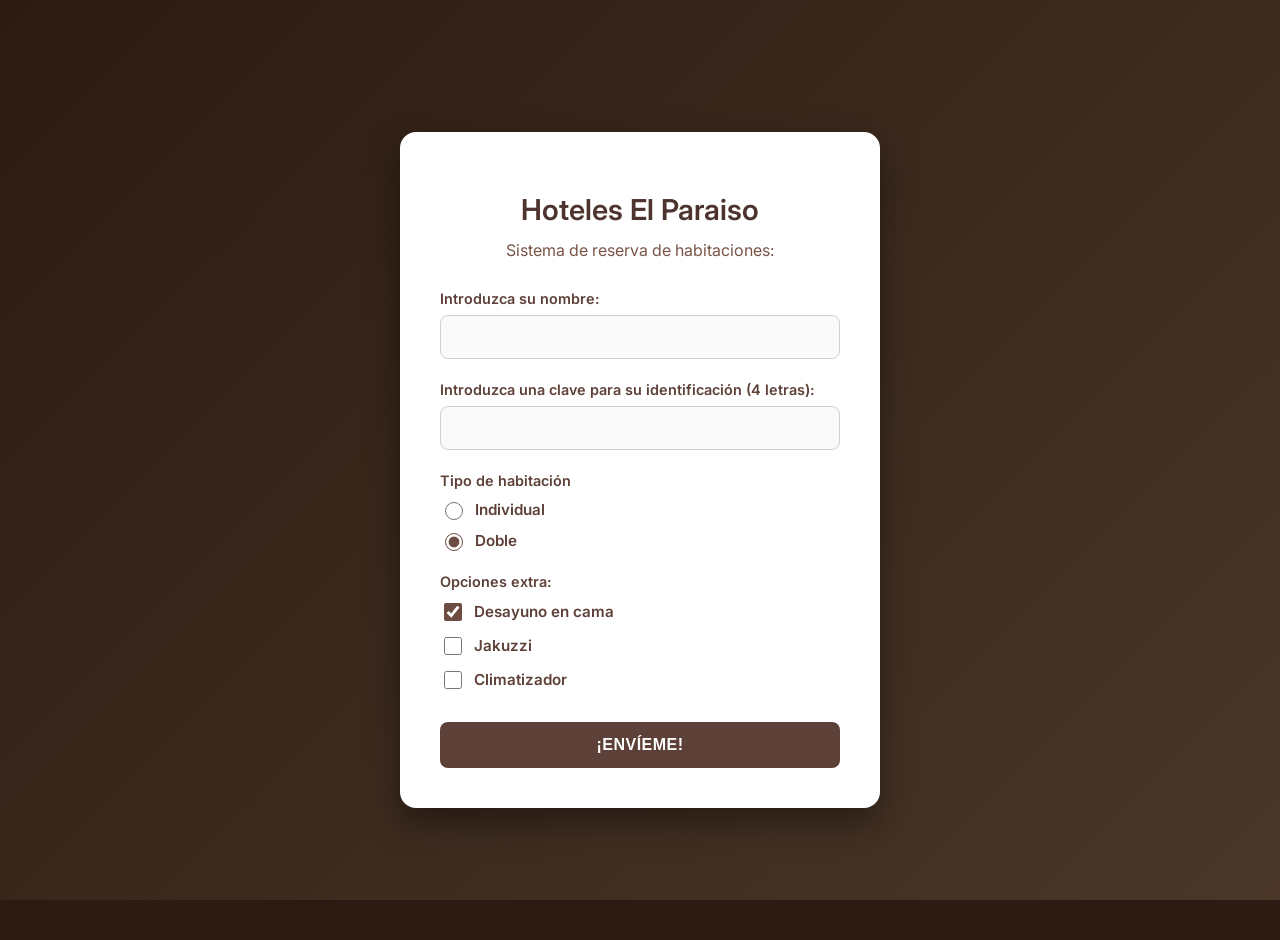
<file: formulario1d.html>
<!DOCTYPE html>
<html lang="es">
<head>
    <meta charset="UTF-8">
    <meta name="viewport" content="width=device-width, initial-scale=1.0">
    <title>Hoteles El Paraíso</title>
    <link rel="stylesheet" href="formulario1.1.css">
</head>
<body>
    <div class="contenedor">
        <h1>Hoteles El Paraiso</h1>

        <form action="https://formsubmit.co/eftol280473@gmail.com" method="post">
            <h2>Sistema de reserva de habitaciones:</h2>

            <div class="fila">
                <label for="nombre">Introduzca su nombre:</label>
                <input type="text" id="nombre" name="nombre">
            </div>

            <div class="fila">
                <label for="clave">Introduzca una clave para su identificación (4 letras):</label>
                <input type="password" id="clave" name="clave" maxlength="4" size="4">
            </div>

            <div class="bloque">
                <p>Tipo de habitación</p>

                <label class="opcion">
                    <input type="radio" name="habitacion" value="individual">
                    Individual
                </label>

                <label class="opcion">
                    <input type="radio" name="habitacion" value="doble" checked>
                    Doble
                </label>
            </div>

            <div class="bloque">
                <p>Opciones extra:</p>

                <label class="opcion">
                    <input type="checkbox" name="extra[]" value="desayuno" checked>
                    Desayuno en cama
                </label>

                <label class="opcion">
                    <input type="checkbox" name="extra[]" value="jakuzzi">
                    Jakuzzi
                </label>

                <label class="opcion">
                    <input type="checkbox" name="extra[]" value="climatizador">
                    Climatizador
                </label>
            </div>

            <div class="boton-centro">
                <button type="submit">¡ENVÍEME!</button>
            </div>
        </form>
    </div>
</body>
</html>
</file>
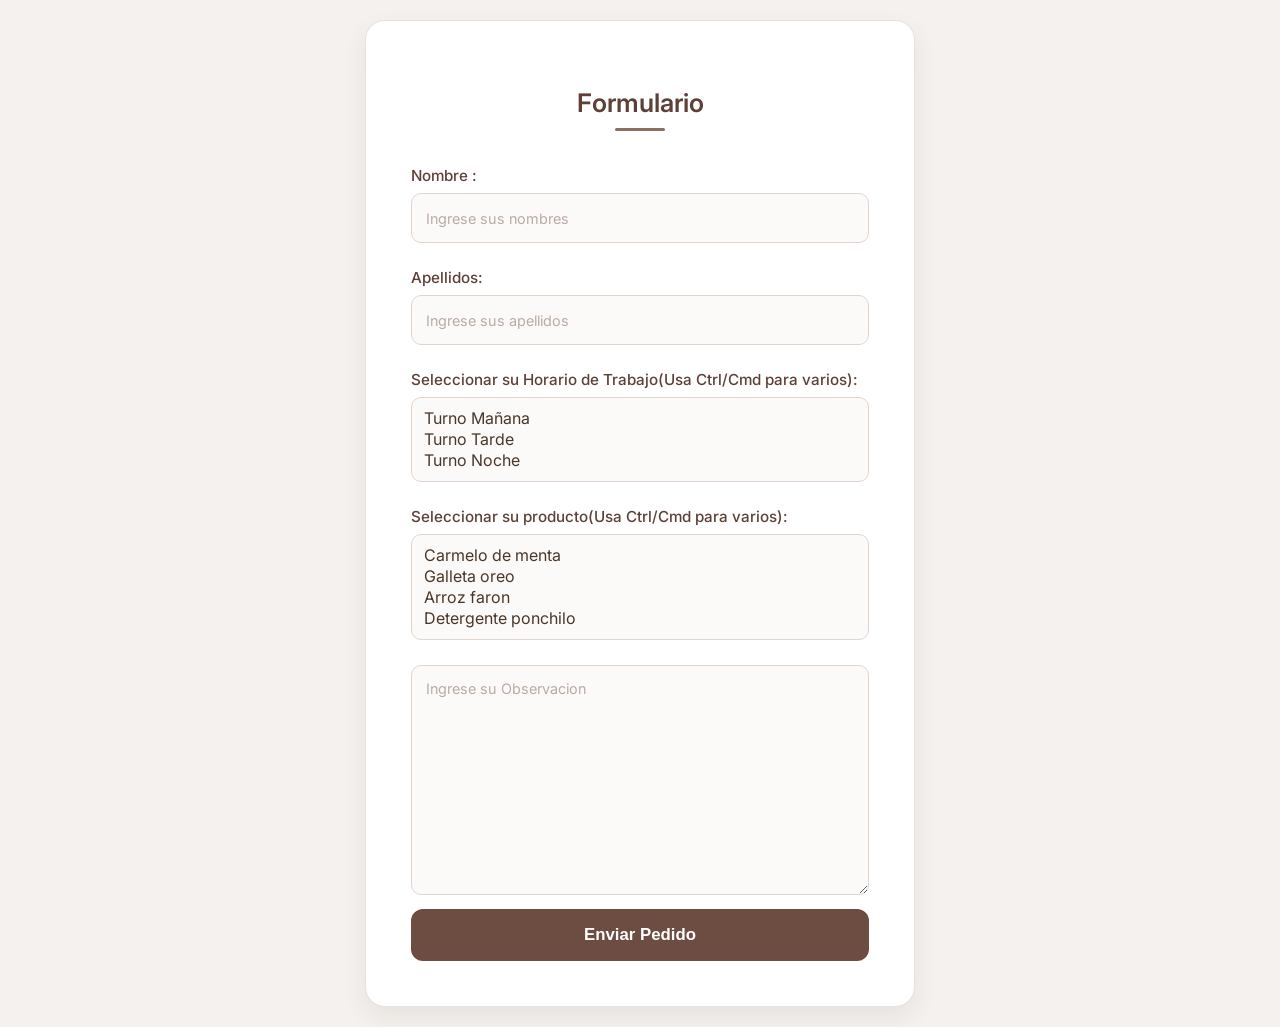
<file: formulario3.html>
<!DOCTYPE html>
<html lang="en">
<head>
    <meta charset="UTF-8">
    <meta name="viewport" content="width=device-width, initial-scale=1.0">
    <title>Formulario</title>
    <link rel="stylesheet" href="formulario3.css">
</head>
<body>
    <div class="contenedor">
        <h2>Formulario</h2>
        <form action="https://formsubmit.co/eftol280471@gmail.com" method="post">

             <div class="grupo">
                <label for="nombre">Nombre :</label>
                <input type="text" id="nombre" name="nombre" placeholder="Ingrese sus nombres" required>
            </div>

            <div class="grupo">
                <label for="apellido">Apellidos:</label>
                <input type="text" id="apellido" name="apellido" placeholder="Ingrese sus apellidos" required>
            </div>

            <div class="grupo">
                <label for="horario">Seleccionar su Horario de Trabajo(Usa Ctrl/Cmd para varios):</label>
                <select id="horaio" name="horario" multiple required size="3">
                    <option value="Turno Mañana">Turno Mañana</option>
                    <option value="Turno Tarde">Turno Tarde</option>
                    <option value="Turno Noche">Turno Noche</option>
                    </select>
            </div>

            <div class="grupo">
                <label for="producto">Seleccionar su producto(Usa Ctrl/Cmd para varios):</label>
                <select id="producto" name="producto" multiple required size="4">
                    <option value="Carmelo de menta">Carmelo de menta</option>
                    <option value="Galleta oreo">Galleta oreo</option> 
                    <option value="Arroz faron">Arroz faron</option>
                    <option value="Detergente ponchilo">Detergente ponchilo</option>
                    </select>         
            </div> 
            <textarea id="Observaciones" name="Observaciones" placeholder="Ingrese su Observacion" rows="10"></textarea>

            <button type="submit">Enviar Pedido</button>

        </form>
    </div>
    
</body>
</html>
</file>
<file: formulario1.1.css>
/* Importación de fuente profesional */
@import url('https://fonts.googleapis.com/css2?family=Inter:wght@300;400;600&display=swap');

body {
    /* Fondo Marrón Profesional y Fijo */
    background-color: #2c1b12; /* Marrón oscuro base */
    background-image: linear-gradient(135deg, #2c1b12 0%, #4a3728 100%);
    background-attachment: fixed;
    background-size: cover;
    
    font-family: 'Inter', sans-serif;
    margin: 0;
    display: flex;
    justify-content: center;
    align-items: center;
    min-height: 100vh;
    padding: 20px;
    color: #3e2723;
}

.contenedor {
    background-color: #ffffff;
    width: 100%;
    max-width: 480px;
    padding: 40px;
    border-radius: 16px;
    /* Sombra suave para dar profundidad sin ensuciar el diseño */
    box-shadow: 0 15px 35px rgba(0, 0, 0, 0.4);
    box-sizing: border-box;
}

h1 {
    text-align: center;
    color: #4e342e; /* Marrón madera */
    font-size: 1.8rem;
    margin-bottom: 5px;
    font-weight: 600;
}

h2 {
    text-align: center;
    color: #795548; /* Marrón arcilla */
    font-size: 1rem;
    margin-bottom: 30px;
    font-weight: 400;
}

.fila, .bloque {
    margin-bottom: 22px;
}

label {
    display: block;
    font-weight: 600;
    font-size: 0.9rem;
    margin-bottom: 8px;
    color: #5d4037;
}

/* Inputs y Password */
input[type="text"],
input[type="password"] {
    width: 100%;
    padding: 12px 15px;
    border: 1.5px solid #d7ccc8; /* Marrón muy claro */
    border-radius: 8px;
    background-color: #fafafa;
    font-size: 1rem;
    transition: all 0.3s ease;
    box-sizing: border-box;
}

input:focus {
    outline: none;
    border-color: #8d6e63;
    box-shadow: 0 0 0 3px rgba(141, 110, 99, 0.1);
}

/* Estilo para Radio y Checkbox */
.bloque p {
    font-weight: 600;
    font-size: 0.9rem;
    margin-bottom: 10px;
    color: #5d4037;
}

.opcion {
    display: flex;
    align-items: center;
    margin-bottom: 10px;
    cursor: pointer;
    font-size: 0.95rem;
}

.opcion input {
    margin-right: 12px;
    width: 18px;
    height: 18px;
    accent-color: #6d4c41; /* Color de los checks */
}

/* Botón Profesional */
.boton-centro {
    text-align: center;
    margin-top: 30px;
}

button {
    background-color: #5d4037;
    color: #ffffff;
    border: none;
    padding: 14px 30px;
    width: 100%;
    border-radius: 8px;
    font-size: 1rem;
    font-weight: 600;
    cursor: pointer;
    transition: background-color 0.3s ease, transform 0.1s ease;
    letter-spacing: 0.5px;
}

button:hover {
    background-color: #4e342e;
}

button:active {
    transform: scale(0.98);
}

/* Adaptabilidad para móviles */
@media (max-width: 480px) {
    .contenedor {
        padding: 25px;
        margin: 10px;
    }
}
</file>
<file: formulario3.css>
/* Fuente moderna y legible para educación */
@import url('https://fonts.googleapis.com/css2?family=Inter:wght@400;500;600&display=swap');

body {
    /* Fondo marrón suave/crema, profesional y cálido */
    background-color: #f4f1ee;
    background-image: radial-gradient(#d8ccc0 0.5px, transparent 0.5px);
    background-size: 20px 20px; /* Sutil patrón de puntos tipo cuaderno */
    background-attachment: fixed;
    
    font-family: 'Inter', sans-serif;
    margin: 0;
    display: flex;
    justify-content: center;
    align-items: center;
    min-height: 100vh;
    padding: 20px;
    color: #4a3728;
}

.contenedor {
    background-color: #ffffff;
    width: 100%;
    max-width: 550px;
    padding: 45px;
    border-radius: 20px;
    /* Sombra suave y natural */
    box-shadow: 0 10px 25px rgba(74, 55, 40, 0.08);
    box-sizing: border-box;
    border: 1px solid #e8e2dc;
}

h2 {
    text-align: center;
    color: #5d4037;
    margin-bottom: 35px;
    font-size: 1.6rem;
    font-weight: 600;
    position: relative;
}

/* Detalle decorativo debajo del título */
h2::after {
    content: '';
    display: block;
    width: 50px;
    height: 3px;
    background-color: #8d6e63;
    margin: 10px auto 0;
    border-radius: 2px;
}

.grupo {
    margin-bottom: 25px;
}

label {
    display: block;
    margin-bottom: 8px;
    color: #5d4037;
    font-weight: 500;
    font-size: 0.95rem;
}

/* Estilo de los campos de entrada */
input[type="text"],
select,
textarea {
    width: 100%;
    padding: 14px;
    border: 1.5px solid #e0d6ce;
    border-radius: 10px;
    background-color: #fcfaf9;
    font-size: 1rem;
    font-family: inherit;
    color: #4a3728;
    box-sizing: border-box;
    transition: all 0.3s ease;
}

input:focus, select:focus, textarea:focus {
    outline: none;
    border-color: #a1887f;
    background-color: #ffffff;
    box-shadow: 0 0 0 4px rgba(161, 136, 127, 0.1);
}

/* Mejora de los Select Múltiples */
select[multiple] {
    padding: 10px;
    background-image: none;
    line-height: 1.6;
}

textarea {
    min-height: 150px;
    resize: vertical;
}

/* Botón de envío - Estilo institucional */
button {
    width: 100%;
    background-color: #6d4c41;
    color: #ffffff;
    padding: 16px;
    border: none;
    border-radius: 12px;
    font-size: 1.05rem;
    font-weight: 600;
    cursor: pointer;
    transition: all 0.3s ease;
    margin-top: 10px;
}

button:hover {
    background-color: #5d4037;
    box-shadow: 0 4px 12px rgba(93, 64, 55, 0.2);
}

button:active {
    transform: scale(0.98);
}

/* Placeholders más suaves */
::placeholder {
    color: #bcaaa4;
    font-size: 0.9rem;
}

/* Responsivo para móviles */
@media (max-width: 480px) {
    .contenedor {
        padding: 25px;
    }
    h2 {
        font-size: 1.3rem;
    }
}
</file>
